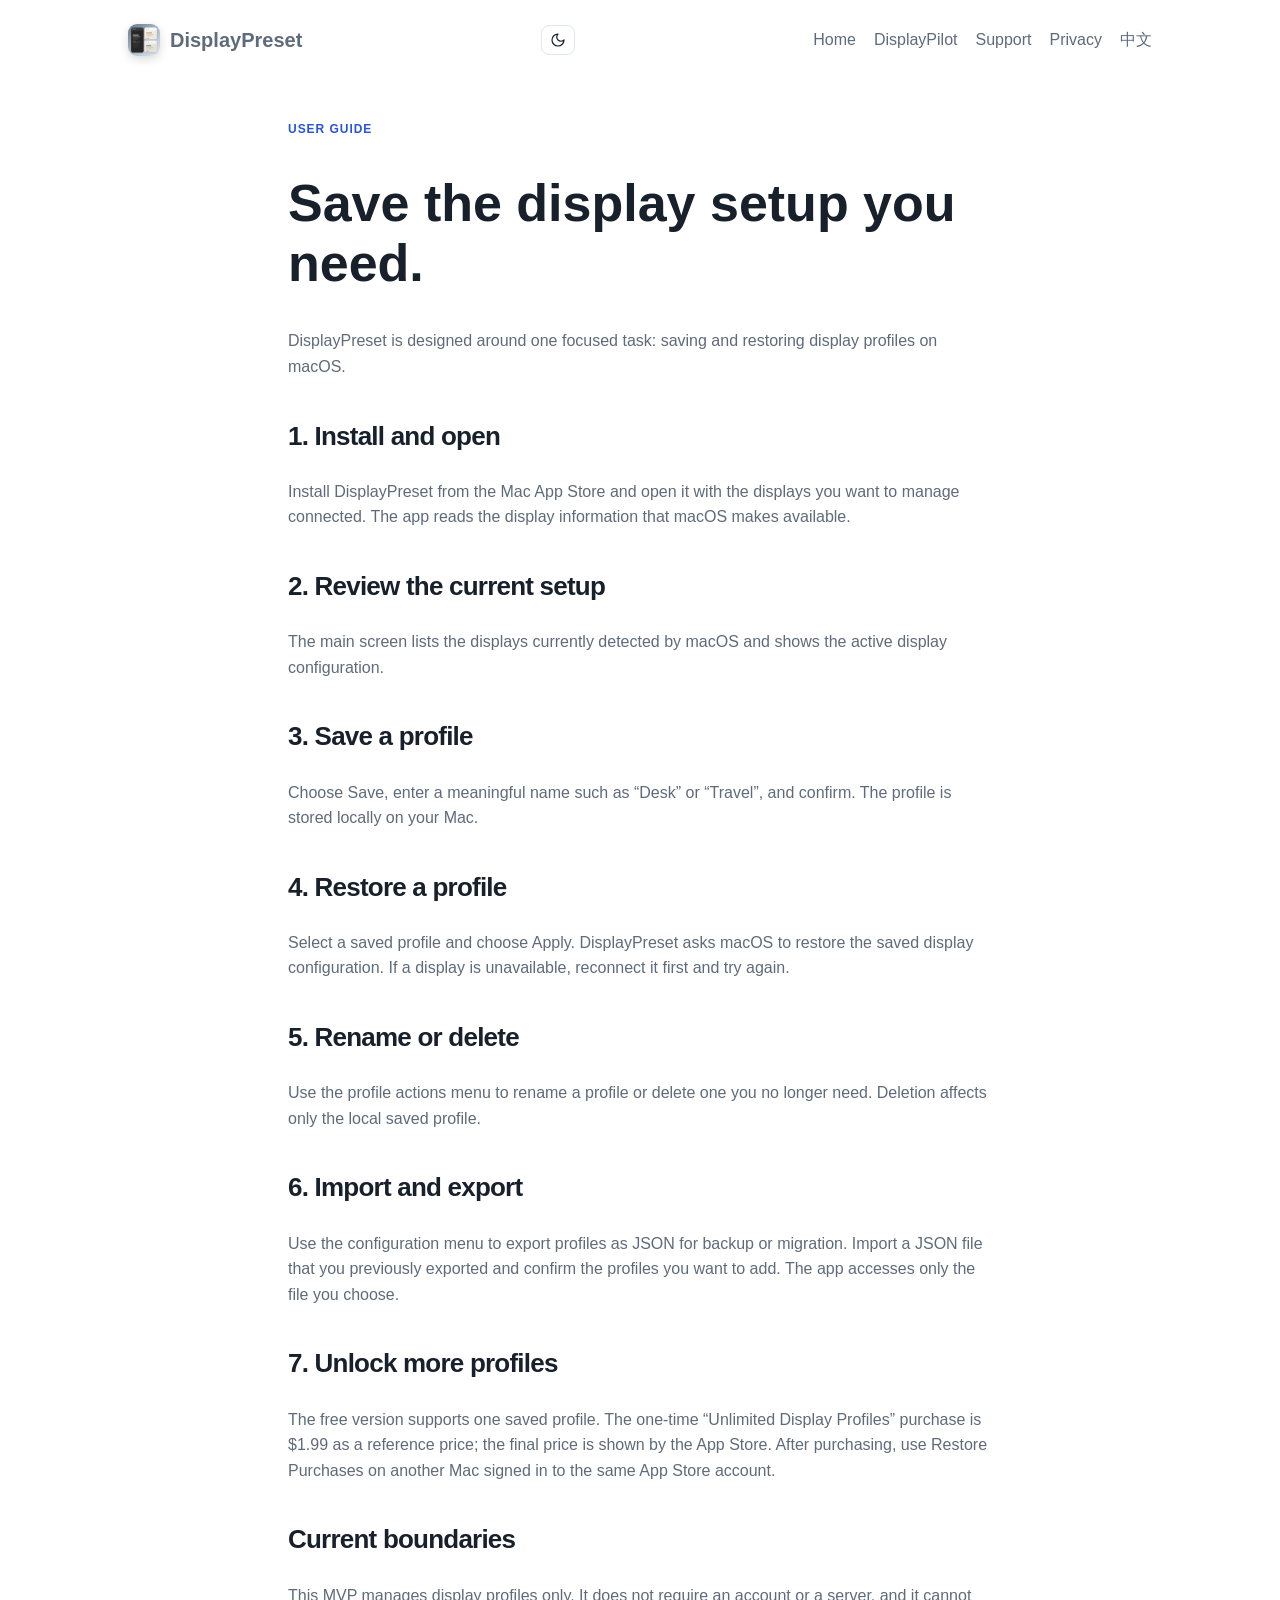
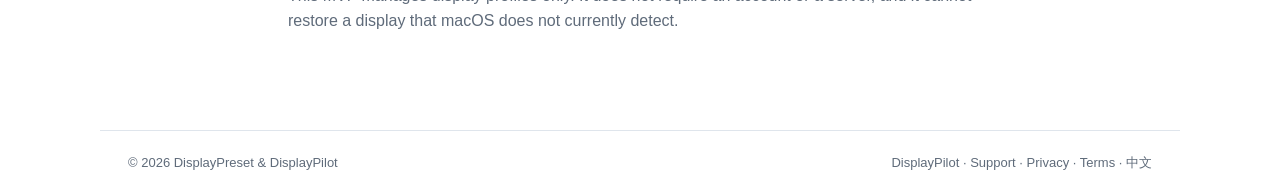
<file: guide.html>
<!doctype html>
<html lang="en">
<head><meta charset="utf-8"><meta name="viewport" content="width=device-width, initial-scale=1">
  <meta name="description" content="Learn how to install DisplayPreset, save and restore local display profiles, import or export JSON backups, and restore purchases on Mac.">
  <link rel="canonical" href="https://displayset.github.io/guide.html">
  <link rel="alternate" hreflang="en" href="https://displayset.github.io/guide.html">
  <link rel="alternate" hreflang="zh-Hans" href="https://displayset.github.io/zh-hans-guide.html">
  <link rel="alternate" hreflang="x-default" href="https://displayset.github.io/guide.html">
  <meta property="og:type" content="website">
  <meta property="og:site_name" content="DisplayPreset">
  <meta property="og:url" content="https://displayset.github.io/guide.html">
  <meta property="og:title" content="Guide — DisplayPreset">
  <meta property="og:description" content="Learn how to install DisplayPreset, save and restore local display profiles, import or export JSON backups, and restore purchases on Mac.">
  <meta property="og:locale" content="en_US">
  <meta property="og:image" content="https://displayset.github.io/assets/displaypreset-icon.png">
  <meta name="twitter:card" content="summary_large_image">
  <meta name="twitter:title" content="Guide — DisplayPreset">
  <meta name="twitter:description" content="Learn how to install DisplayPreset, save and restore local display profiles, import or export JSON backups, and restore purchases on Mac.">
  <meta name="twitter:image" content="https://displayset.github.io/assets/displaypreset-icon.png"><title>Guide — DisplayPreset</title><link rel="stylesheet" href="styles.css?v=2"><script src="theme.js"></script></head>
<body>
  <header class="nav"><a class="brand" href="index.html"><img src="assets/displaypreset-icon.png" width="32" height="32" alt="">DisplayPreset</a><input type="checkbox" id="nav-toggle" class="nav-menu-toggle" aria-label="Toggle navigation menu"><div class="nav-actions"><button class="theme-toggle" aria-label="Toggle theme" title="Toggle dark/light mode">🌙</button><label for="nav-toggle" class="nav-menu-btn" aria-hidden="true"><span class="icon-open"><svg viewBox="0 0 24 24"><line x1="4" x2="20" y1="6" y2="6"/><line x1="4" x2="20" y1="12" y2="12"/><line x1="4" x2="20" y1="18" y2="18"/></svg></span><span class="icon-close"><svg viewBox="0 0 24 24"><line x1="18" x2="6" y1="6" y2="18"/><line x1="6" x2="18" y1="6" y2="18"/></svg></span></label></div><nav><a href="index.html">Home</a><a href="displaypilot.html">DisplayPilot</a><a href="support.html">Support</a><a href="privacy.html">Privacy</a><a href="zh-hans-guide.html">中文</a></nav></header>
  <main class="article"><div class="eyebrow">User guide</div><h1>Save the display setup you need.</h1><p>DisplayPreset is designed around one focused task: saving and restoring display profiles on macOS.</p>
    <h2>1. Install and open</h2><p>Install DisplayPreset from the Mac App Store and open it with the displays you want to manage connected. The app reads the display information that macOS makes available.</p>
    <h2>2. Review the current setup</h2><p>The main screen lists the displays currently detected by macOS and shows the active display configuration.</p>
    <h2>3. Save a profile</h2><p>Choose Save, enter a meaningful name such as “Desk” or “Travel”, and confirm. The profile is stored locally on your Mac.</p>
    <h2>4. Restore a profile</h2><p>Select a saved profile and choose Apply. DisplayPreset asks macOS to restore the saved display configuration. If a display is unavailable, reconnect it first and try again.</p>
    <h2>5. Rename or delete</h2><p>Use the profile actions menu to rename a profile or delete one you no longer need. Deletion affects only the local saved profile.</p>
    <h2>6. Import and export</h2><p>Use the configuration menu to export profiles as JSON for backup or migration. Import a JSON file that you previously exported and confirm the profiles you want to add. The app accesses only the file you choose.</p>
    <h2>7. Unlock more profiles</h2><p>The free version supports one saved profile. The one-time “Unlimited Display Profiles” purchase is $1.99 as a reference price; the final price is shown by the App Store. After purchasing, use Restore Purchases on another Mac signed in to the same App Store account.</p>
    <h2>Current boundaries</h2><p>This MVP manages display profiles only. It does not require an account or a server, and it cannot restore a display that macOS does not currently detect.</p>
  </main>
  <footer><span>© 2026 DisplayPreset & DisplayPilot</span><span><a href="displaypilot.html">DisplayPilot</a> · <a href="support.html">Support</a> · <a href="privacy.html">Privacy</a> · <a href="terms.html">Terms</a> · <a href="zh-hans-guide.html">中文</a></span></footer>
</body></html>
</file>
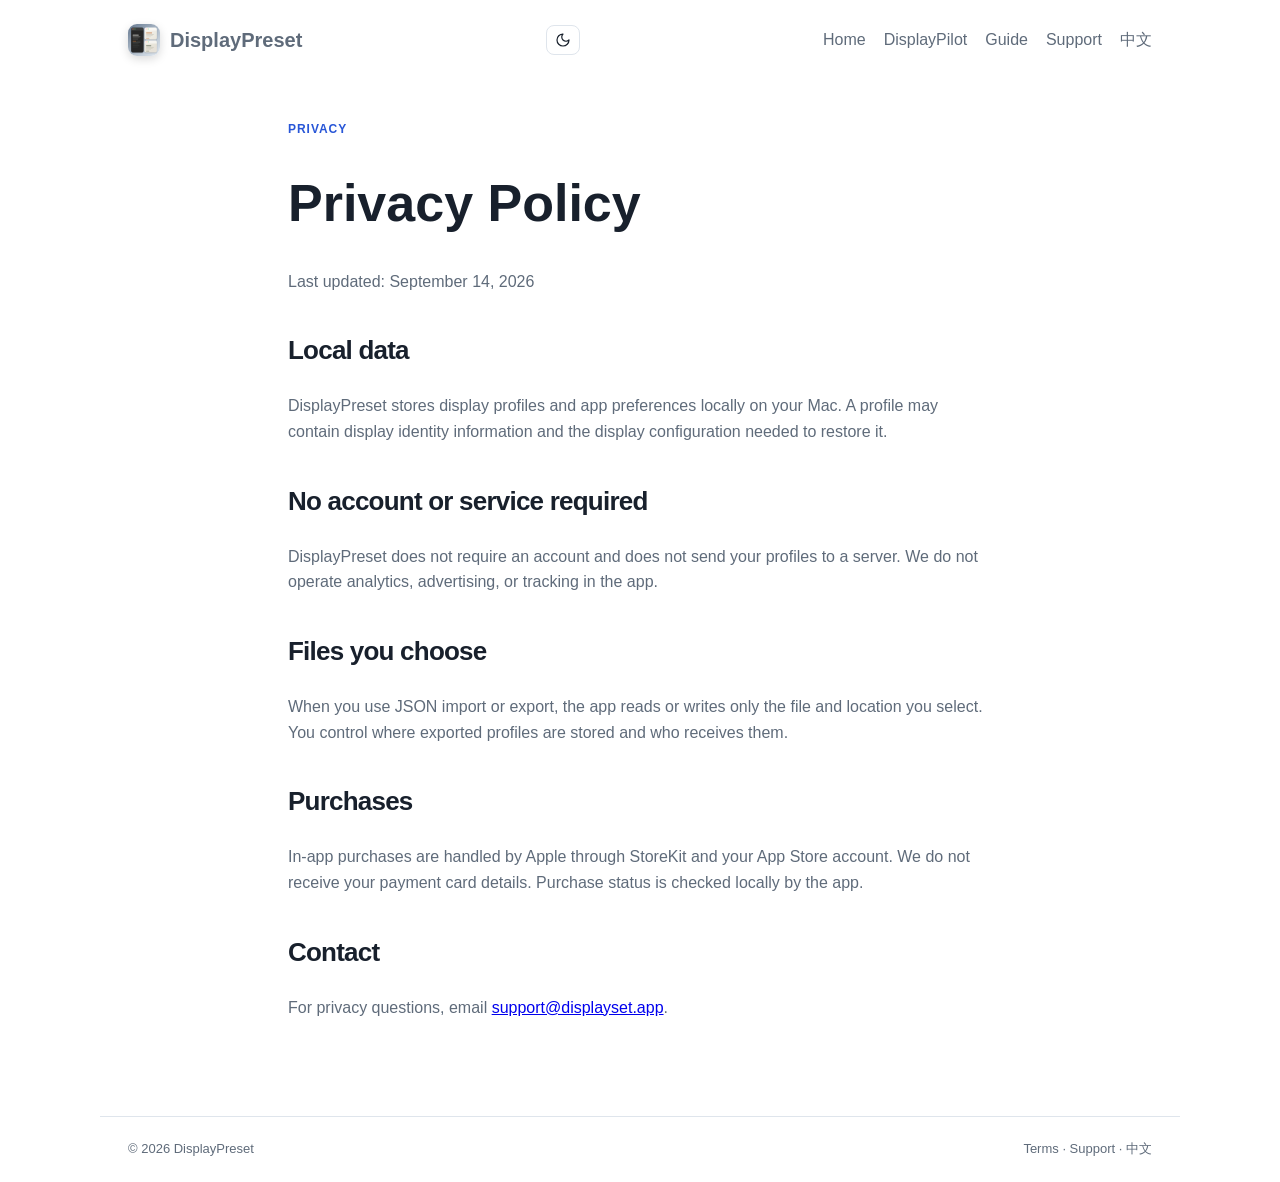
<file: privacy.html>
<!doctype html>
<html lang="en">
<head><meta charset="utf-8"><meta name="viewport" content="width=device-width, initial-scale=1">
  <meta name="description" content="Learn about DisplayPreset&#x27;s local display profiles and preferences, the information the app may collect, and how to contact us about privacy.">
  <link rel="canonical" href="https://displayset.github.io/privacy.html">
  <meta property="og:type" content="website">
  <meta property="og:site_name" content="DisplayPreset">
  <meta property="og:url" content="https://displayset.github.io/privacy.html">
  <meta property="og:title" content="Privacy — DisplayPreset">
  <meta property="og:description" content="Learn about DisplayPreset&#x27;s local display profiles and preferences, the information the app may collect, and how to contact us about privacy.">
  <meta property="og:locale" content="en_US">
  <meta property="og:image" content="https://displayset.github.io/assets/displaypreset-icon.png">
  <meta name="twitter:card" content="summary_large_image">
  <meta name="twitter:title" content="Privacy — DisplayPreset">
  <meta name="twitter:description" content="Learn about DisplayPreset&#x27;s local display profiles and preferences, the information the app may collect, and how to contact us about privacy.">
  <meta name="twitter:image" content="https://displayset.github.io/assets/displaypreset-icon.png"><title>Privacy — DisplayPreset</title><link rel="stylesheet" href="styles.css?v=2"><script src="theme.js"></script></head>
<body>
  <header class="nav"><a class="brand" href="index.html"><img src="assets/displaypreset-icon.png" width="32" height="32" alt="">DisplayPreset</a><input type="checkbox" id="nav-toggle" class="nav-menu-toggle" aria-label="Toggle navigation menu"><div class="nav-actions"><button class="theme-toggle" aria-label="Toggle theme" title="Toggle dark/light mode">🌙</button><label for="nav-toggle" class="nav-menu-btn" aria-hidden="true"><span class="icon-open"><svg viewBox="0 0 24 24"><line x1="4" x2="20" y1="6" y2="6"/><line x1="4" x2="20" y1="12" y2="12"/><line x1="4" x2="20" y1="18" y2="18"/></svg></span><span class="icon-close"><svg viewBox="0 0 24 24"><line x1="18" x2="6" y1="6" y2="18"/><line x1="6" x2="18" y1="6" y2="18"/></svg></span></label></div><nav><a href="index.html">Home</a><a href="displaypilot.html">DisplayPilot</a><a href="guide.html">Guide</a><a href="support.html">Support</a><a href="zh-hans.html">中文</a></nav></header>
  <main class="article"><div class="eyebrow">Privacy</div><h1>Privacy Policy</h1><p>Last updated: September 14, 2026</p>
    <h2>Local data</h2><p>DisplayPreset stores display profiles and app preferences locally on your Mac. A profile may contain display identity information and the display configuration needed to restore it.</p>
    <h2>No account or service required</h2><p>DisplayPreset does not require an account and does not send your profiles to a server. We do not operate analytics, advertising, or tracking in the app.</p>
    <h2>Files you choose</h2><p>When you use JSON import or export, the app reads or writes only the file and location you select. You control where exported profiles are stored and who receives them.</p>
    <h2>Purchases</h2><p>In-app purchases are handled by Apple through StoreKit and your App Store account. We do not receive your payment card details. Purchase status is checked locally by the app.</p>
    <h2>Contact</h2><p>For privacy questions, email <a href="mailto:support@displayset.app">support@displayset.app</a>.</p>
  </main>
  <footer><span>© 2026 DisplayPreset</span><span><a href="terms.html">Terms</a> · <a href="support.html">Support</a> · <a href="zh-hans.html">中文</a></span></footer>
</body></html>
</file>
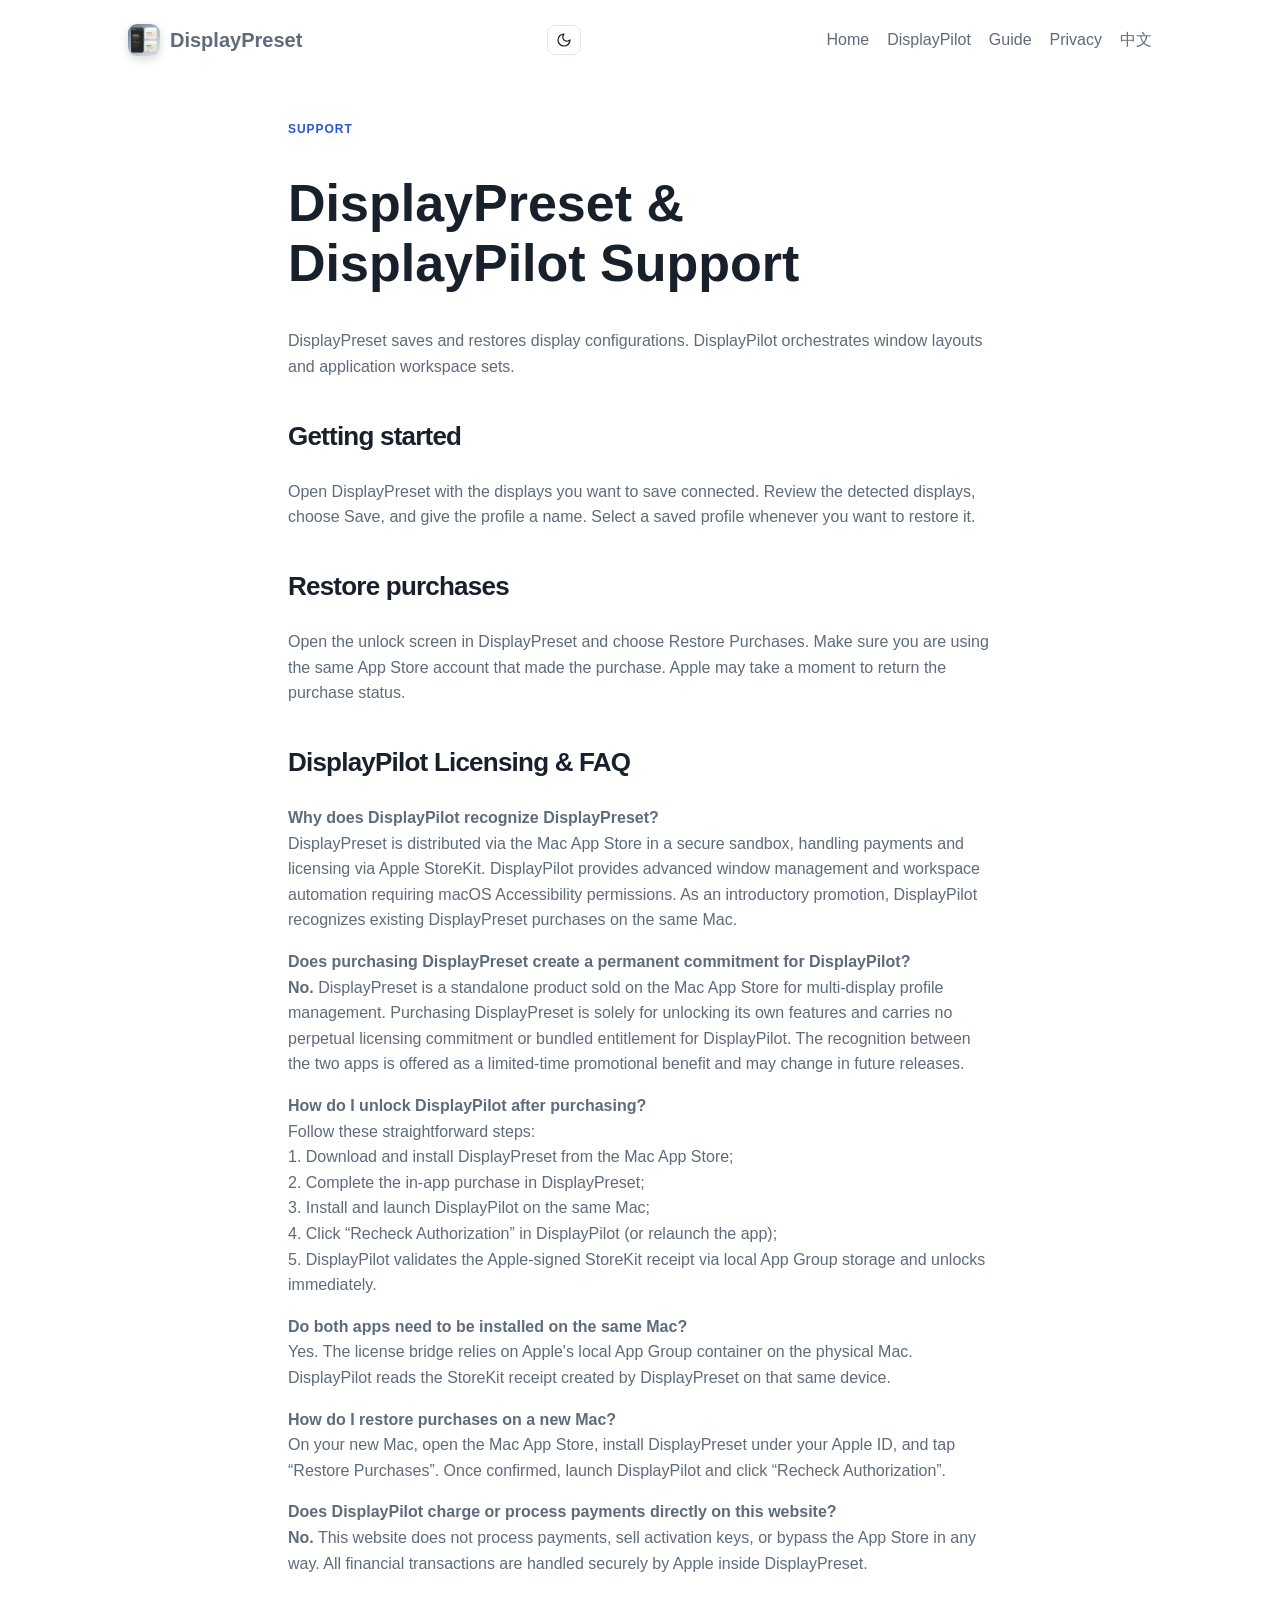
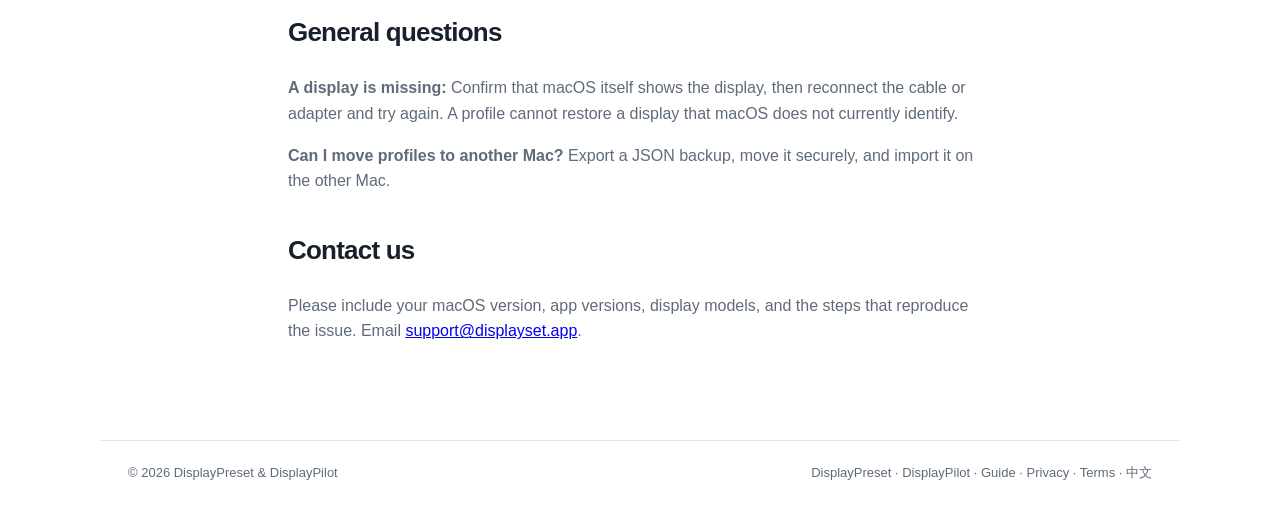
<file: support.html>
<!doctype html>
<html lang="en">
<head><meta charset="utf-8"><meta name="viewport" content="width=device-width, initial-scale=1">
  <meta name="description" content="Get help saving and restoring DisplayPreset display profiles, using DisplayPilot window layouts, and resolving common setup or permission issues.">
  <link rel="canonical" href="https://displayset.github.io/support.html">
  <link rel="alternate" hreflang="en" href="https://displayset.github.io/support.html">
  <link rel="alternate" hreflang="zh-Hans" href="https://displayset.github.io/zh-hans-support.html">
  <link rel="alternate" hreflang="x-default" href="https://displayset.github.io/support.html">
  <meta property="og:type" content="website">
  <meta property="og:site_name" content="DisplayPreset">
  <meta property="og:url" content="https://displayset.github.io/support.html">
  <meta property="og:title" content="Support — DisplayPreset &amp; DisplayPilot">
  <meta property="og:description" content="Get help saving and restoring DisplayPreset display profiles, using DisplayPilot window layouts, and resolving common setup or permission issues.">
  <meta property="og:locale" content="en_US">
  <meta property="og:image" content="https://displayset.github.io/assets/displaypreset-icon.png">
  <meta name="twitter:card" content="summary_large_image">
  <meta name="twitter:title" content="Support — DisplayPreset &amp; DisplayPilot">
  <meta name="twitter:description" content="Get help saving and restoring DisplayPreset display profiles, using DisplayPilot window layouts, and resolving common setup or permission issues.">
  <meta name="twitter:image" content="https://displayset.github.io/assets/displaypreset-icon.png"><title>Support — DisplayPreset & DisplayPilot</title><link rel="stylesheet" href="styles.css?v=2"><script src="theme.js"></script></head>
<body>
  <header class="nav"><a class="brand" href="index.html"><img src="assets/displaypreset-icon.png" width="32" height="32" alt="">DisplayPreset</a><input type="checkbox" id="nav-toggle" class="nav-menu-toggle" aria-label="Toggle navigation menu"><div class="nav-actions"><button class="theme-toggle" aria-label="Toggle theme" title="Toggle dark/light mode">🌙</button><label for="nav-toggle" class="nav-menu-btn" aria-hidden="true"><span class="icon-open"><svg viewBox="0 0 24 24"><line x1="4" x2="20" y1="6" y2="6"/><line x1="4" x2="20" y1="12" y2="12"/><line x1="4" x2="20" y1="18" y2="18"/></svg></span><span class="icon-close"><svg viewBox="0 0 24 24"><line x1="18" x2="6" y1="6" y2="18"/><line x1="6" x2="18" y1="6" y2="18"/></svg></span></label></div><nav><a href="index.html">Home</a><a href="displaypilot.html">DisplayPilot</a><a href="guide.html">Guide</a><a href="privacy.html">Privacy</a><a href="zh-hans-support.html">中文</a></nav></header>
  <main class="article"><div class="eyebrow">Support</div><h1>DisplayPreset & DisplayPilot Support</h1><p>DisplayPreset saves and restores display configurations. DisplayPilot orchestrates window layouts and application workspace sets.</p>
    <h2 id="getting-started">Getting started</h2><p>Open DisplayPreset with the displays you want to save connected. Review the detected displays, choose Save, and give the profile a name. Select a saved profile whenever you want to restore it.</p>
    <h2 id="restore">Restore purchases</h2><p>Open the unlock screen in DisplayPreset and choose Restore Purchases. Make sure you are using the same App Store account that made the purchase. Apple may take a moment to return the purchase status.</p>

    <h2 id="displaypilot-faq">DisplayPilot Licensing & FAQ</h2>
    <p><strong>Why does DisplayPilot recognize DisplayPreset?</strong><br>DisplayPreset is distributed via the Mac App Store in a secure sandbox, handling payments and licensing via Apple StoreKit. DisplayPilot provides advanced window management and workspace automation requiring macOS Accessibility permissions. As an introductory promotion, DisplayPilot recognizes existing DisplayPreset purchases on the same Mac.</p>

    <p><strong>Does purchasing DisplayPreset create a permanent commitment for DisplayPilot?</strong><br><strong>No.</strong> DisplayPreset is a standalone product sold on the Mac App Store for multi-display profile management. Purchasing DisplayPreset is solely for unlocking its own features and carries no perpetual licensing commitment or bundled entitlement for DisplayPilot. The recognition between the two apps is offered as a limited-time promotional benefit and may change in future releases.</p>

    <p><strong>How do I unlock DisplayPilot after purchasing?</strong><br>
    Follow these straightforward steps:<br>
    1. Download and install DisplayPreset from the Mac App Store;<br>
    2. Complete the in-app purchase in DisplayPreset;<br>
    3. Install and launch DisplayPilot on the same Mac;<br>
    4. Click “Recheck Authorization” in DisplayPilot (or relaunch the app);<br>
    5. DisplayPilot validates the Apple-signed StoreKit receipt via local App Group storage and unlocks immediately.
    </p>

    <p><strong>Do both apps need to be installed on the same Mac?</strong><br>Yes. The license bridge relies on Apple's local App Group container on the physical Mac. DisplayPilot reads the StoreKit receipt created by DisplayPreset on that same device.</p>

    <p><strong>How do I restore purchases on a new Mac?</strong><br>On your new Mac, open the Mac App Store, install DisplayPreset under your Apple ID, and tap “Restore Purchases”. Once confirmed, launch DisplayPilot and click “Recheck Authorization”.</p>

    <p><strong>Does DisplayPilot charge or process payments directly on this website?</strong><br><strong>No.</strong> This website does not process payments, sell activation keys, or bypass the App Store in any way. All financial transactions are handled securely by Apple inside DisplayPreset.</p>

    <h2>General questions</h2><p><strong>A display is missing:</strong> Confirm that macOS itself shows the display, then reconnect the cable or adapter and try again. A profile cannot restore a display that macOS does not currently identify.</p><p><strong>Can I move profiles to another Mac?</strong> Export a JSON backup, move it securely, and import it on the other Mac.</p>
    <h2 id="contact">Contact us</h2><p>Please include your macOS version, app versions, display models, and the steps that reproduce the issue. Email <a href="mailto:support@displayset.app">support@displayset.app</a>.</p>
  </main>
  <footer>
    <span>© 2026 DisplayPreset & DisplayPilot</span>
    <span>
      <a href="index.html">DisplayPreset</a> ·
      <a href="displaypilot.html">DisplayPilot</a> ·
      <a href="guide.html">Guide</a> ·
      <a href="privacy.html">Privacy</a> ·
      <a href="terms.html">Terms</a> ·
      <a href="zh-hans-support.html">中文</a>
    </span>
  </footer>
</body></html>
</file>
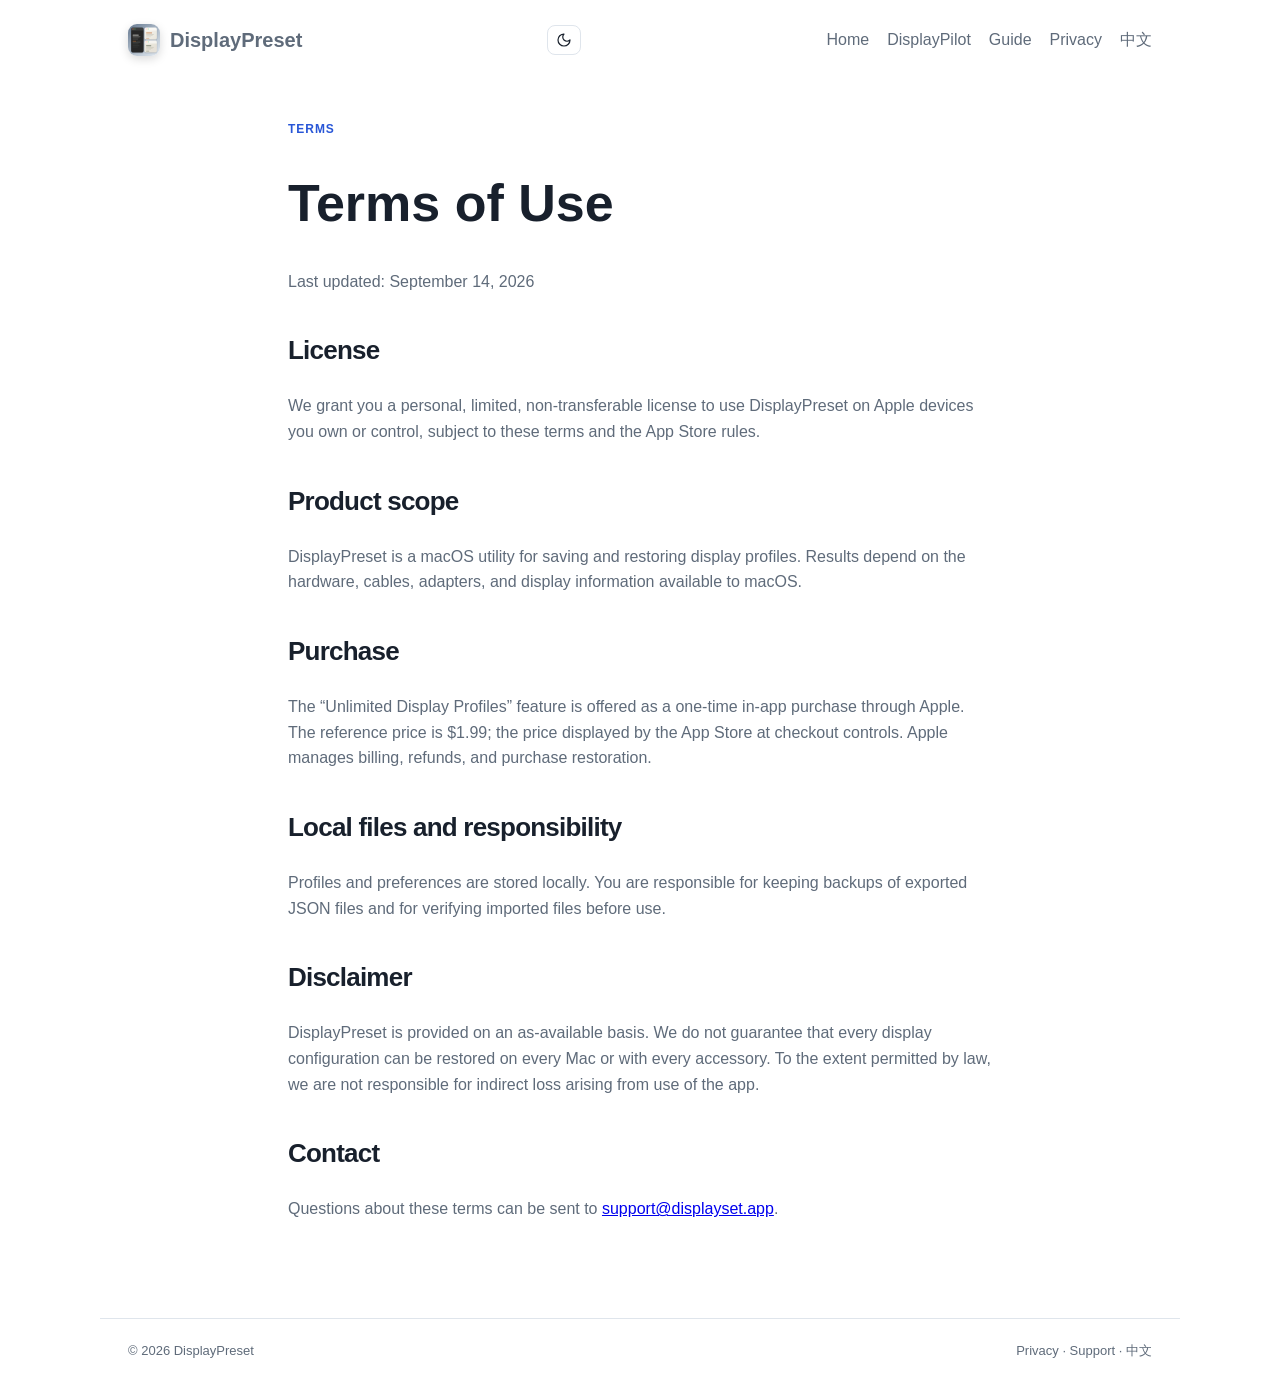
<file: terms.html>
<!doctype html>
<html lang="en">
<head><meta charset="utf-8"><meta name="viewport" content="width=device-width, initial-scale=1">
  <meta name="description" content="Read DisplayPreset&#x27;s macOS software license, one-time App Store purchase terms, local profile responsibilities, and warranty disclaimers.">
  <link rel="canonical" href="https://displayset.github.io/terms.html">
  <link rel="alternate" hreflang="en" href="https://displayset.github.io/terms.html">
  <link rel="alternate" hreflang="zh-Hans" href="https://displayset.github.io/zh-hans-terms.html">
  <link rel="alternate" hreflang="x-default" href="https://displayset.github.io/terms.html">
  <meta property="og:type" content="website">
  <meta property="og:site_name" content="DisplayPreset">
  <meta property="og:url" content="https://displayset.github.io/terms.html">
  <meta property="og:title" content="Terms — DisplayPreset">
  <meta property="og:description" content="Read DisplayPreset&#x27;s macOS software license, one-time App Store purchase terms, local profile responsibilities, and warranty disclaimers.">
  <meta property="og:locale" content="en_US">
  <meta property="og:image" content="https://displayset.github.io/assets/displaypreset-icon.png">
  <meta name="twitter:card" content="summary_large_image">
  <meta name="twitter:title" content="Terms — DisplayPreset">
  <meta name="twitter:description" content="Read DisplayPreset&#x27;s macOS software license, one-time App Store purchase terms, local profile responsibilities, and warranty disclaimers.">
  <meta name="twitter:image" content="https://displayset.github.io/assets/displaypreset-icon.png"><title>Terms — DisplayPreset</title><link rel="stylesheet" href="styles.css?v=2"><script src="theme.js"></script></head>
<body>
  <header class="nav"><a class="brand" href="index.html"><img src="assets/displaypreset-icon.png" width="32" height="32" alt="">DisplayPreset</a><input type="checkbox" id="nav-toggle" class="nav-menu-toggle" aria-label="Toggle navigation menu"><div class="nav-actions"><button class="theme-toggle" aria-label="Toggle theme" title="Toggle dark/light mode">🌙</button><label for="nav-toggle" class="nav-menu-btn" aria-hidden="true"><span class="icon-open"><svg viewBox="0 0 24 24"><line x1="4" x2="20" y1="6" y2="6"/><line x1="4" x2="20" y1="12" y2="12"/><line x1="4" x2="20" y1="18" y2="18"/></svg></span><span class="icon-close"><svg viewBox="0 0 24 24"><line x1="18" x2="6" y1="6" y2="18"/><line x1="6" x2="18" y1="6" y2="18"/></svg></span></label></div><nav><a href="index.html">Home</a><a href="displaypilot.html">DisplayPilot</a><a href="guide.html">Guide</a><a href="privacy.html">Privacy</a><a href="zh-hans-terms.html">中文</a></nav></header>
  <main class="article"><div class="eyebrow">Terms</div><h1>Terms of Use</h1><p>Last updated: September 14, 2026</p>
    <h2>License</h2><p>We grant you a personal, limited, non-transferable license to use DisplayPreset on Apple devices you own or control, subject to these terms and the App Store rules.</p>
    <h2>Product scope</h2><p>DisplayPreset is a macOS utility for saving and restoring display profiles. Results depend on the hardware, cables, adapters, and display information available to macOS.</p>
    <h2>Purchase</h2><p>The “Unlimited Display Profiles” feature is offered as a one-time in-app purchase through Apple. The reference price is $1.99; the price displayed by the App Store at checkout controls. Apple manages billing, refunds, and purchase restoration.</p>
    <h2>Local files and responsibility</h2><p>Profiles and preferences are stored locally. You are responsible for keeping backups of exported JSON files and for verifying imported files before use.</p>
    <h2>Disclaimer</h2><p>DisplayPreset is provided on an as-available basis. We do not guarantee that every display configuration can be restored on every Mac or with every accessory. To the extent permitted by law, we are not responsible for indirect loss arising from use of the app.</p>
    <h2>Contact</h2><p>Questions about these terms can be sent to <a href="mailto:support@displayset.app">support@displayset.app</a>.</p>
  </main>
  <footer><span>© 2026 DisplayPreset</span><span><a href="privacy.html">Privacy</a> · <a href="support.html">Support</a> · <a href="zh-hans-terms.html">中文</a></span></footer>
</body></html>
</file>
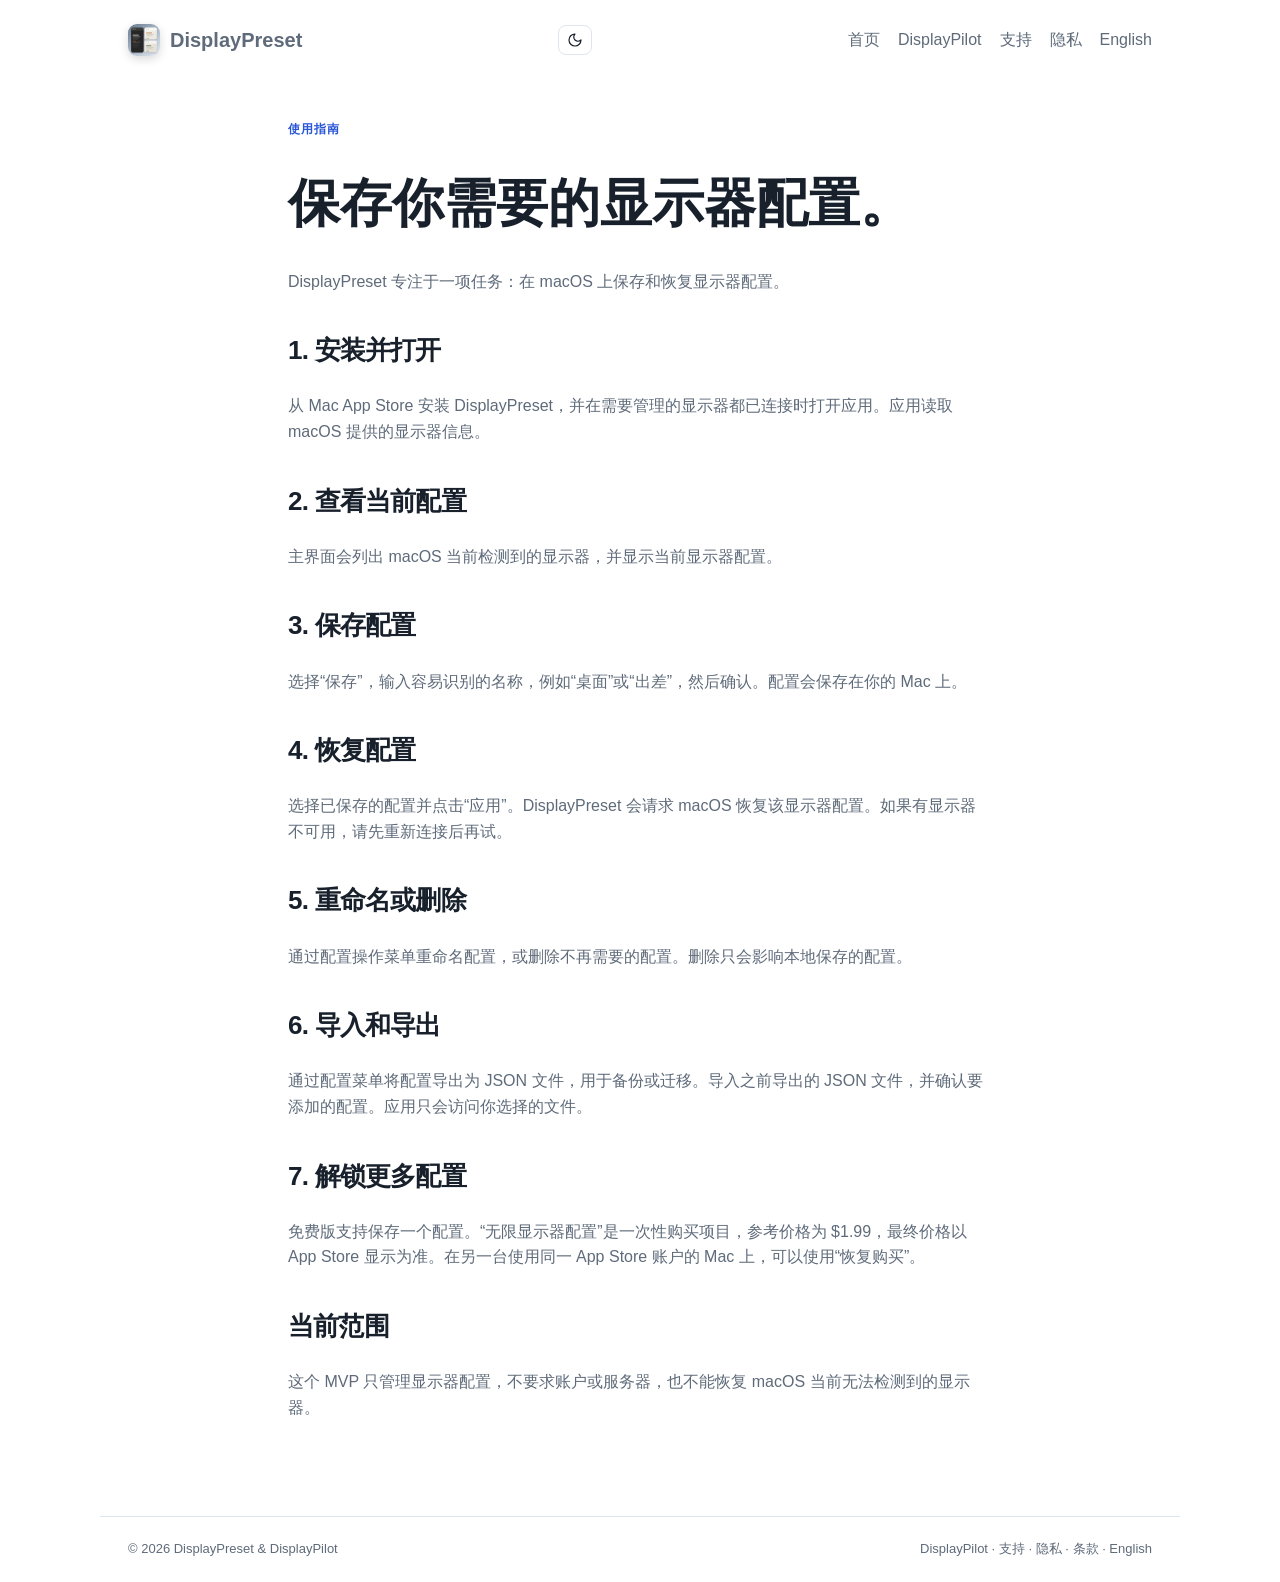
<file: zh-hans-guide.html>
<!doctype html>
<html lang="zh-Hans">
<head><meta charset="utf-8"><meta name="viewport" content="width=device-width, initial-scale=1">
  <meta name="description" content="了解如何安装 DisplayPreset、保存和恢复本地显示器配置、导入或导出 JSON 备份，以及恢复购买。">
  <link rel="canonical" href="https://displayset.github.io/zh-hans-guide.html">
  <link rel="alternate" hreflang="en" href="https://displayset.github.io/guide.html">
  <link rel="alternate" hreflang="zh-Hans" href="https://displayset.github.io/zh-hans-guide.html">
  <link rel="alternate" hreflang="x-default" href="https://displayset.github.io/guide.html">
  <meta property="og:type" content="website">
  <meta property="og:site_name" content="DisplayPreset">
  <meta property="og:url" content="https://displayset.github.io/zh-hans-guide.html">
  <meta property="og:title" content="使用指南 — DisplayPreset">
  <meta property="og:description" content="了解如何安装 DisplayPreset、保存和恢复本地显示器配置、导入或导出 JSON 备份，以及恢复购买。">
  <meta property="og:locale" content="zh_CN">
  <meta property="og:image" content="https://displayset.github.io/assets/displaypreset-icon.png">
  <meta name="twitter:card" content="summary_large_image">
  <meta name="twitter:title" content="使用指南 — DisplayPreset">
  <meta name="twitter:description" content="了解如何安装 DisplayPreset、保存和恢复本地显示器配置、导入或导出 JSON 备份，以及恢复购买。">
  <meta name="twitter:image" content="https://displayset.github.io/assets/displaypreset-icon.png"><title>使用指南 — DisplayPreset</title><link rel="stylesheet" href="styles.css?v=2"><script src="theme.js"></script></head>
<body>
  <header class="nav"><a class="brand" href="zh-hans.html"><img src="assets/displaypreset-icon.png" width="32" height="32" alt="">DisplayPreset</a><input type="checkbox" id="nav-toggle" class="nav-menu-toggle" aria-label="切换导航菜单"><div class="nav-actions"><button class="theme-toggle" aria-label="切换浅色/深色主题" title="切换浅色/深色模式">🌙</button><label for="nav-toggle" class="nav-menu-btn" aria-hidden="true"><span class="icon-open"><svg viewBox="0 0 24 24"><line x1="4" x2="20" y1="6" y2="6"/><line x1="4" x2="20" y1="12" y2="12"/><line x1="4" x2="20" y1="18" y2="18"/></svg></span><span class="icon-close"><svg viewBox="0 0 24 24"><line x1="18" x2="6" y1="6" y2="18"/><line x1="6" x2="18" y1="6" y2="18"/></svg></span></label></div><nav><a href="zh-hans.html">首页</a><a href="zh-hans-displaypilot.html">DisplayPilot</a><a href="zh-hans-support.html">支持</a><a href="privacy.html">隐私</a><a href="guide.html">English</a></nav></header>
  <main class="article"><div class="eyebrow">使用指南</div><h1>保存你需要的显示器配置。</h1><p>DisplayPreset 专注于一项任务：在 macOS 上保存和恢复显示器配置。</p>
    <h2>1. 安装并打开</h2><p>从 Mac App Store 安装 DisplayPreset，并在需要管理的显示器都已连接时打开应用。应用读取 macOS 提供的显示器信息。</p>
    <h2>2. 查看当前配置</h2><p>主界面会列出 macOS 当前检测到的显示器，并显示当前显示器配置。</p>
    <h2>3. 保存配置</h2><p>选择“保存”，输入容易识别的名称，例如“桌面”或“出差”，然后确认。配置会保存在你的 Mac 上。</p>
    <h2>4. 恢复配置</h2><p>选择已保存的配置并点击“应用”。DisplayPreset 会请求 macOS 恢复该显示器配置。如果有显示器不可用，请先重新连接后再试。</p>
    <h2>5. 重命名或删除</h2><p>通过配置操作菜单重命名配置，或删除不再需要的配置。删除只会影响本地保存的配置。</p>
    <h2>6. 导入和导出</h2><p>通过配置菜单将配置导出为 JSON 文件，用于备份或迁移。导入之前导出的 JSON 文件，并确认要添加的配置。应用只会访问你选择的文件。</p>
    <h2>7. 解锁更多配置</h2><p>免费版支持保存一个配置。“无限显示器配置”是一次性购买项目，参考价格为 $1.99，最终价格以 App Store 显示为准。在另一台使用同一 App Store 账户的 Mac 上，可以使用“恢复购买”。</p>
    <h2>当前范围</h2><p>这个 MVP 只管理显示器配置，不要求账户或服务器，也不能恢复 macOS 当前无法检测到的显示器。</p>
  </main>
  <footer><span>© 2026 DisplayPreset & DisplayPilot</span><span><a href="zh-hans-displaypilot.html">DisplayPilot</a> · <a href="zh-hans-support.html">支持</a> · <a href="privacy.html">隐私</a> · <a href="zh-hans-terms.html">条款</a> · <a href="guide.html">English</a></span></footer>
</body></html>
</file>
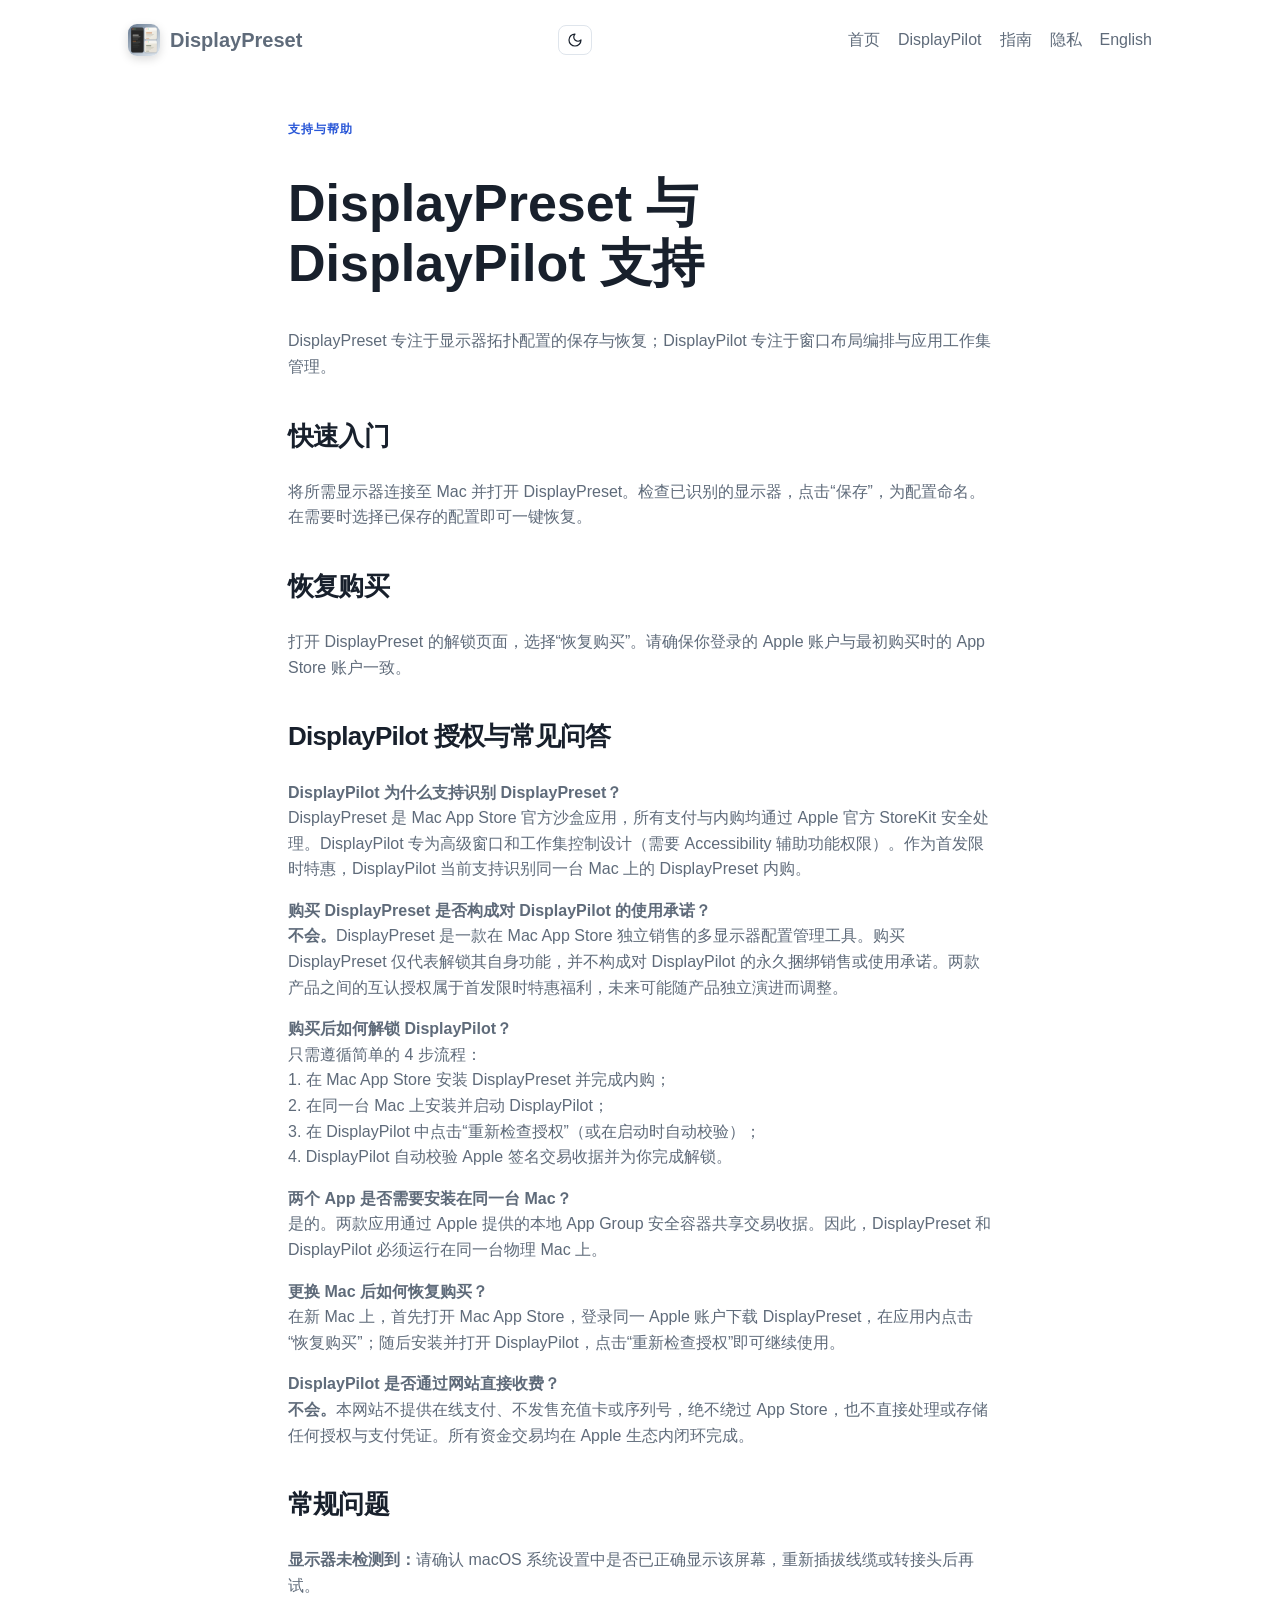
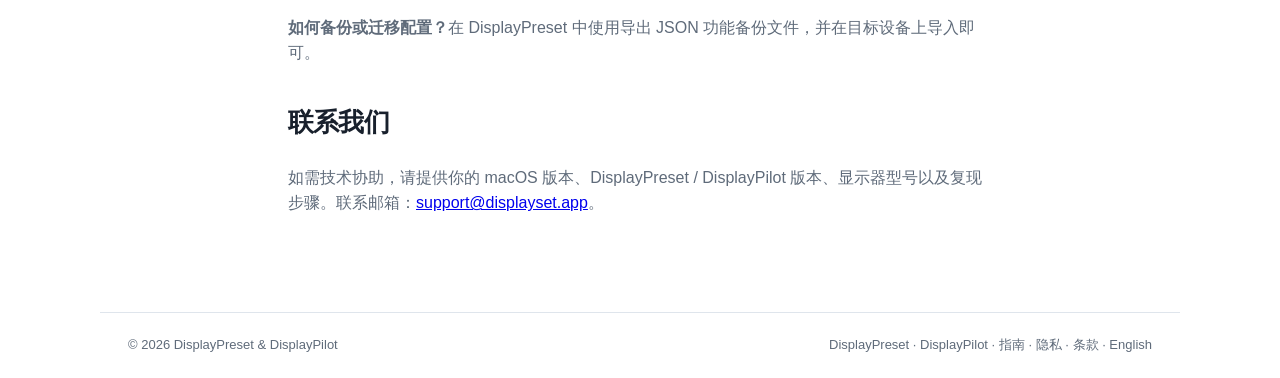
<file: zh-hans-support.html>
<!doctype html>
<html lang="zh-Hans">
<head><meta charset="utf-8"><meta name="viewport" content="width=device-width, initial-scale=1">
  <meta name="description" content="查看 DisplayPreset 显示器配置与 DisplayPilot 窗口布局的使用帮助、恢复购买方式及常见问题。">
  <link rel="canonical" href="https://displayset.github.io/zh-hans-support.html">
  <link rel="alternate" hreflang="en" href="https://displayset.github.io/support.html">
  <link rel="alternate" hreflang="zh-Hans" href="https://displayset.github.io/zh-hans-support.html">
  <link rel="alternate" hreflang="x-default" href="https://displayset.github.io/support.html">
  <meta property="og:type" content="website">
  <meta property="og:site_name" content="DisplayPreset">
  <meta property="og:url" content="https://displayset.github.io/zh-hans-support.html">
  <meta property="og:title" content="支持 — DisplayPreset 与 DisplayPilot">
  <meta property="og:description" content="查看 DisplayPreset 显示器配置与 DisplayPilot 窗口布局的使用帮助、恢复购买方式及常见问题。">
  <meta property="og:locale" content="zh_CN">
  <meta property="og:image" content="https://displayset.github.io/assets/displaypreset-icon.png">
  <meta name="twitter:card" content="summary_large_image">
  <meta name="twitter:title" content="支持 — DisplayPreset 与 DisplayPilot">
  <meta name="twitter:description" content="查看 DisplayPreset 显示器配置与 DisplayPilot 窗口布局的使用帮助、恢复购买方式及常见问题。">
  <meta name="twitter:image" content="https://displayset.github.io/assets/displaypreset-icon.png"><title>支持 — DisplayPreset 与 DisplayPilot</title><link rel="stylesheet" href="styles.css?v=2"><script src="theme.js"></script></head>
<body>
  <header class="nav"><a class="brand" href="zh-hans.html"><img src="assets/displaypreset-icon.png" width="32" height="32" alt="">DisplayPreset</a><input type="checkbox" id="nav-toggle" class="nav-menu-toggle" aria-label="切换导航菜单"><div class="nav-actions"><button class="theme-toggle" aria-label="切换浅色/深色主题" title="切换浅色/深色模式">🌙</button><label for="nav-toggle" class="nav-menu-btn" aria-hidden="true"><span class="icon-open"><svg viewBox="0 0 24 24"><line x1="4" x2="20" y1="6" y2="6"/><line x1="4" x2="20" y1="12" y2="12"/><line x1="4" x2="20" y1="18" y2="18"/></svg></span><span class="icon-close"><svg viewBox="0 0 24 24"><line x1="18" x2="6" y1="6" y2="18"/><line x1="6" x2="18" y1="6" y2="18"/></svg></span></label></div><nav><a href="zh-hans.html">首页</a><a href="zh-hans-displaypilot.html">DisplayPilot</a><a href="zh-hans-guide.html">指南</a><a href="privacy.html">隐私</a><a href="support.html">English</a></nav></header>
  <main class="article"><div class="eyebrow">支持与帮助</div><h1>DisplayPreset 与 DisplayPilot 支持</h1><p>DisplayPreset 专注于显示器拓扑配置的保存与恢复；DisplayPilot 专注于窗口布局编排与应用工作集管理。</p>
    <h2 id="getting-started">快速入门</h2><p>将所需显示器连接至 Mac 并打开 DisplayPreset。检查已识别的显示器，点击“保存”，为配置命名。在需要时选择已保存的配置即可一键恢复。</p>
    <h2 id="restore">恢复购买</h2><p>打开 DisplayPreset 的解锁页面，选择“恢复购买”。请确保你登录的 Apple 账户与最初购买时的 App Store 账户一致。</p>

    <h2 id="displaypilot-faq">DisplayPilot 授权与常见问答</h2>
    <p><strong>DisplayPilot 为什么支持识别 DisplayPreset？</strong><br>DisplayPreset 是 Mac App Store 官方沙盒应用，所有支付与内购均通过 Apple 官方 StoreKit 安全处理。DisplayPilot 专为高级窗口和工作集控制设计（需要 Accessibility 辅助功能权限）。作为首发限时特惠，DisplayPilot 当前支持识别同一台 Mac 上的 DisplayPreset 内购。</p>

    <p><strong>购买 DisplayPreset 是否构成对 DisplayPilot 的使用承诺？</strong><br><strong>不会。</strong>DisplayPreset 是一款在 Mac App Store 独立销售的多显示器配置管理工具。购买 DisplayPreset 仅代表解锁其自身功能，并不构成对 DisplayPilot 的永久捆绑销售或使用承诺。两款产品之间的互认授权属于首发限时特惠福利，未来可能随产品独立演进而调整。</p>

    <p><strong>购买后如何解锁 DisplayPilot？</strong><br>
    只需遵循简单的 4 步流程：<br>
    1. 在 Mac App Store 安装 DisplayPreset 并完成内购；<br>
    2. 在同一台 Mac 上安装并启动 DisplayPilot；<br>
    3. 在 DisplayPilot 中点击“重新检查授权”（或在启动时自动校验）；<br>
    4. DisplayPilot 自动校验 Apple 签名交易收据并为你完成解锁。
    </p>

    <p><strong>两个 App 是否需要安装在同一台 Mac？</strong><br>是的。两款应用通过 Apple 提供的本地 App Group 安全容器共享交易收据。因此，DisplayPreset 和 DisplayPilot 必须运行在同一台物理 Mac 上。</p>

    <p><strong>更换 Mac 后如何恢复购买？</strong><br>在新 Mac 上，首先打开 Mac App Store，登录同一 Apple 账户下载 DisplayPreset，在应用内点击“恢复购买”；随后安装并打开 DisplayPilot，点击“重新检查授权”即可继续使用。</p>

    <p><strong>DisplayPilot 是否通过网站直接收费？</strong><br><strong>不会。</strong>本网站不提供在线支付、不发售充值卡或序列号，绝不绕过 App Store，也不直接处理或存储任何授权与支付凭证。所有资金交易均在 Apple 生态内闭环完成。</p>

    <h2>常规问题</h2><p><strong>显示器未检测到：</strong>请确认 macOS 系统设置中是否已正确显示该屏幕，重新插拔线缆或转接头后再试。</p><p><strong>如何备份或迁移配置？</strong>在 DisplayPreset 中使用导出 JSON 功能备份文件，并在目标设备上导入即可。</p>

    <h2 id="contact">联系我们</h2><p>如需技术协助，请提供你的 macOS 版本、DisplayPreset / DisplayPilot 版本、显示器型号以及复现步骤。联系邮箱：<a href="mailto:support@displayset.app">support@displayset.app</a>。</p>
  </main>
  <footer>
    <span>© 2026 DisplayPreset & DisplayPilot</span>
    <span>
      <a href="zh-hans.html">DisplayPreset</a> ·
      <a href="zh-hans-displaypilot.html">DisplayPilot</a> ·
      <a href="zh-hans-guide.html">指南</a> ·
      <a href="privacy.html">隐私</a> ·
      <a href="zh-hans-terms.html">条款</a> ·
      <a href="support.html">English</a>
    </span>
  </footer>
</body></html>
</file>
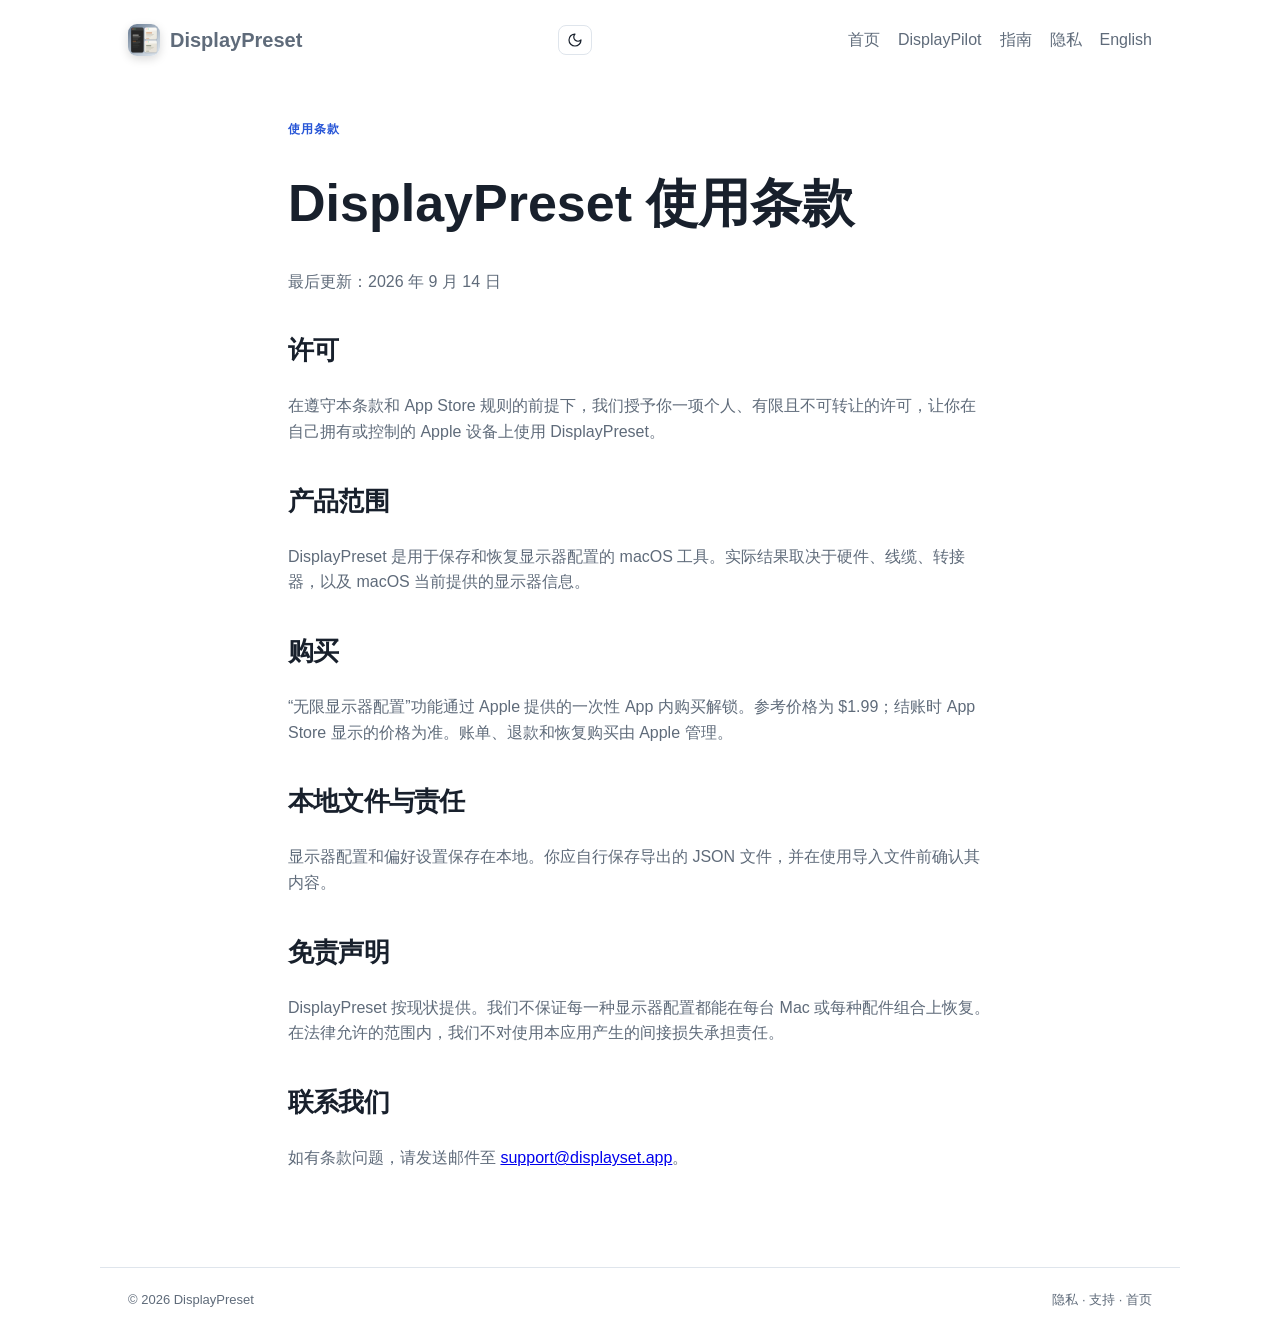
<file: zh-hans-terms.html>
<!doctype html>
<html lang="zh-Hans">
<head><meta charset="utf-8"><meta name="viewport" content="width=device-width, initial-scale=1">
  <meta name="description" content="了解 DisplayPreset 的 macOS 软件许可、一次性 App Store 内购、本地配置文件责任与免责声明。">
  <link rel="canonical" href="https://displayset.github.io/zh-hans-terms.html">
  <link rel="alternate" hreflang="en" href="https://displayset.github.io/terms.html">
  <link rel="alternate" hreflang="zh-Hans" href="https://displayset.github.io/zh-hans-terms.html">
  <link rel="alternate" hreflang="x-default" href="https://displayset.github.io/terms.html">
  <meta property="og:type" content="website">
  <meta property="og:site_name" content="DisplayPreset">
  <meta property="og:url" content="https://displayset.github.io/zh-hans-terms.html">
  <meta property="og:title" content="使用条款 — DisplayPreset">
  <meta property="og:description" content="了解 DisplayPreset 的 macOS 软件许可、一次性 App Store 内购、本地配置文件责任与免责声明。">
  <meta property="og:locale" content="zh_CN">
  <meta property="og:image" content="https://displayset.github.io/assets/displaypreset-icon.png">
  <meta name="twitter:card" content="summary_large_image">
  <meta name="twitter:title" content="使用条款 — DisplayPreset">
  <meta name="twitter:description" content="了解 DisplayPreset 的 macOS 软件许可、一次性 App Store 内购、本地配置文件责任与免责声明。">
  <meta name="twitter:image" content="https://displayset.github.io/assets/displaypreset-icon.png"><title>使用条款 — DisplayPreset</title><link rel="stylesheet" href="styles.css?v=2"><script src="theme.js"></script></head>
<body>
  <header class="nav"><a class="brand" href="zh-hans.html"><img src="assets/displaypreset-icon.png" width="32" height="32" alt="">DisplayPreset</a><input type="checkbox" id="nav-toggle" class="nav-menu-toggle" aria-label="切换导航菜单"><div class="nav-actions"><button class="theme-toggle" aria-label="切换浅色/深色主题" title="切换浅色/深色模式">🌙</button><label for="nav-toggle" class="nav-menu-btn" aria-hidden="true"><span class="icon-open"><svg viewBox="0 0 24 24"><line x1="4" x2="20" y1="6" y2="6"/><line x1="4" x2="20" y1="12" y2="12"/><line x1="4" x2="20" y1="18" y2="18"/></svg></span><span class="icon-close"><svg viewBox="0 0 24 24"><line x1="18" x2="6" y1="6" y2="18"/><line x1="6" x2="18" y1="6" y2="18"/></svg></span></label></div><nav><a href="zh-hans.html">首页</a><a href="zh-hans-displaypilot.html">DisplayPilot</a><a href="zh-hans-guide.html">指南</a><a href="privacy.html">隐私</a><a href="terms.html">English</a></nav></header>
  <main class="article"><div class="eyebrow">使用条款</div><h1>DisplayPreset 使用条款</h1><p>最后更新：2026 年 9 月 14 日</p>
    <h2>许可</h2><p>在遵守本条款和 App Store 规则的前提下，我们授予你一项个人、有限且不可转让的许可，让你在自己拥有或控制的 Apple 设备上使用 DisplayPreset。</p>
    <h2>产品范围</h2><p>DisplayPreset 是用于保存和恢复显示器配置的 macOS 工具。实际结果取决于硬件、线缆、转接器，以及 macOS 当前提供的显示器信息。</p>
    <h2>购买</h2><p>“无限显示器配置”功能通过 Apple 提供的一次性 App 内购买解锁。参考价格为 $1.99；结账时 App Store 显示的价格为准。账单、退款和恢复购买由 Apple 管理。</p>
    <h2>本地文件与责任</h2><p>显示器配置和偏好设置保存在本地。你应自行保存导出的 JSON 文件，并在使用导入文件前确认其内容。</p>
    <h2>免责声明</h2><p>DisplayPreset 按现状提供。我们不保证每一种显示器配置都能在每台 Mac 或每种配件组合上恢复。在法律允许的范围内，我们不对使用本应用产生的间接损失承担责任。</p>
    <h2>联系我们</h2><p>如有条款问题，请发送邮件至 <a href="mailto:support@displayset.app">support@displayset.app</a>。</p>
  </main>
  <footer><span>© 2026 DisplayPreset</span><span><a href="privacy.html">隐私</a> · <a href="support.html">支持</a> · <a href="zh-hans.html">首页</a></span></footer>
</body></html>
</file>
<file: styles.css>
:root{
  color-scheme: light dark;
  --bg: #ffffff;
  --ink: #18202c;
  --muted: #5f6b7a;
  --line: #dfe5ec;
  --accent: #2856d7;
  --soft: #f4f7fb;
  --card-bg: #ffffff;
  --card-hover-shadow: 0 16px 32px rgba(24,32,44,.18);
  --nav-dropdown-bg: #ffffff;
}

[data-theme="dark"]{
  --bg: #0f141c;
  --ink: #f0f4f8;
  --muted: #94a3b8;
  --line: #222d3d;
  --accent: #4c7bf5;
  --soft: #161e2b;
  --card-bg: #141c28;
  --card-hover-shadow: 0 16px 32px rgba(0,0,0,.45);
  --nav-dropdown-bg: #141c28;
}

@media(prefers-color-scheme: dark){
  :root:not([data-theme="light"]){
    --bg: #0f141c;
    --ink: #f0f4f8;
    --muted: #94a3b8;
    --line: #222d3d;
    --accent: #4c7bf5;
    --soft: #161e2b;
    --card-bg: #141c28;
    --card-hover-shadow: 0 16px 32px rgba(0,0,0,.45);
    --nav-dropdown-bg: #141c28;
  }
}

*{box-sizing:border-box}
body{margin:0;font-family:-apple-system,BlinkMacSystemFont,"SF Pro Display","Segoe UI",sans-serif;color:var(--ink);background:var(--bg);line-height:1.6;overflow-x:hidden;transition:background-color .2s ease,color .2s ease}
.nav,main,footer{max-width:1080px;margin:auto}
.nav{display:flex;justify-content:space-between;align-items:center;padding:24px 28px;position:relative}
.brand{font-weight:750;font-size:20px;color:var(--ink);text-decoration:none;display:flex;align-items:center;gap:10px;z-index:2}
.brand img{border-radius:9px;box-shadow:0 3px 10px rgba(0,0,0,.15)}
.nav-actions{display:flex;align-items:center;gap:12px;z-index:2}
.theme-toggle{background:none;border:1px solid var(--line);border-radius:8px;padding:6px 8px;cursor:pointer;color:var(--ink);display:inline-flex;align-items:center;justify-content:center;transition:background .2s ease,border-color .2s ease}
.theme-toggle svg{width:16px;height:16px;stroke-width:1.8;stroke-linecap:round;stroke-linejoin:round;stroke:currentColor;fill:none}
.nav-menu-toggle{display:none}
.nav-menu-btn{display:none;background:none;border:1px solid var(--line);border-radius:8px;padding:6px 8px;cursor:pointer;color:var(--ink);align-items:center;justify-content:center;z-index:2}
.nav-menu-btn svg{width:18px;height:18px;stroke-width:2;stroke-linecap:round;stroke-linejoin:round;stroke:currentColor;fill:none}
.nav-menu-btn:hover{background:var(--soft)}
.nav-menu-btn .icon-close{display:none}
.nav nav{display:flex;gap:18px;align-items:center}
.nav a,footer a{color:var(--muted);text-decoration:none;transition:color .15s ease}
.nav a:hover,footer a:hover{color:var(--accent)}
main{padding:24px 28px 80px}
.hero{padding:70px 0 90px;max-width:760px}
.hero-icon{display:block;border-radius:22px;box-shadow:0 12px 28px rgba(0,0,0,.25);margin-bottom:24px}
.eyebrow{color:var(--accent);font-weight:700;letter-spacing:.08em;text-transform:uppercase;font-size:12px}
.hero h1{font-size:clamp(36px,6vw,72px);line-height:1.08;letter-spacing:-.04em;margin:18px 0;word-break:break-word}
.lede{font-size:clamp(18px,2.5vw,22px);color:var(--muted);max-width:650px}
.actions{display:flex;gap:12px;margin-top:28px;flex-wrap:wrap}
.button{display:inline-block;padding:12px 18px;border-radius:10px;text-decoration:none;font-weight:650;text-align:center;transition:background .15s ease,opacity .15s ease}
.primary{background:var(--accent);color:white}
.primary:hover{opacity:.92}
.secondary{background:var(--soft);color:var(--ink)}
.secondary:hover{background:var(--line)}
.note{font-size:13px;color:var(--muted);margin-top:16px}
.grid,.price-grid{display:grid;grid-template-columns:repeat(3,1fr);gap:18px}
.grid article,.price-grid>div,.permission{border:1px solid var(--line);border-radius:16px;padding:24px;background:var(--card-bg)}
.icon{display:inline-flex;align-items:center;justify-content:center;width:38px;height:38px;border-radius:10px;background:var(--soft);color:var(--accent);margin-bottom:6px}
.icon svg{width:22px;height:22px;stroke-width:1.8;stroke-linecap:round;stroke-linejoin:round;stroke:currentColor;fill:none}
h2{font-size:clamp(24px,4vw,30px);letter-spacing:-.03em}
.grid h2,.price-grid h3{margin:10px 0 8px}
.grid p,.price-grid p{color:var(--muted)}
.pricing{padding:80px 0}
.price-grid{grid-template-columns:repeat(2,1fr);max-width:680px}
.price-grid>div{background:var(--soft)}
.price-grid .featured{border:2px solid var(--accent);background:var(--card-bg)}
[data-theme="light"] .price-grid .featured{background:#eef2ff}
.price{font-size:34px!important;color:var(--ink)!important;font-weight:750;margin:8px 0}
.permission{background:var(--card-bg);max-width:760px}
.article{max-width:760px;padding-top:40px}
.article h1{font-size:clamp(32px,5vw,52px);line-height:1.15}
.article h2{font-size:clamp(22px,3.5vw,26px);margin-top:36px}
.article p{color:var(--muted)}
.screenshots{padding:80px 0 0}
.screenshot-grid{display:grid;grid-template-columns:repeat(auto-fit,minmax(280px,1fr));gap:24px}
.screenshot-grid figure{margin:0;border:1px solid var(--line);border-radius:18px;overflow:hidden;background:var(--card-bg);box-shadow:0 12px 26px rgba(0,0,0,.08);display:flex;flex-direction:column;transition:transform .2s ease,box-shadow .2s ease}
.screenshot-grid figure:hover{transform:translateY(-2px);box-shadow:var(--card-hover-shadow)}
.screenshot-grid .screenshot-trigger{display:block;cursor:zoom-in;position:relative;background:var(--soft);overflow:hidden}
.screenshot-grid .screenshot-trigger::after{content:"点击放大查看";position:absolute;bottom:10px;right:10px;background:rgba(24,32,44,.75);color:#fff;font-size:12px;padding:4px 10px;border-radius:6px;opacity:0;transition:opacity .2s ease;pointer-events:none;backdrop-filter:blur(6px);font-weight:500}
[lang="en"] .screenshot-grid .screenshot-trigger::after{content:"Click to expand"}
.screenshot-grid figure:hover .screenshot-trigger::after{opacity:1}
.screenshot-grid img{display:block;width:100%;height:auto;border-bottom:1px solid var(--line)}
.screenshot-grid figcaption{display:flex;flex-direction:column;gap:4px;padding:18px 20px;background:var(--card-bg);flex-grow:1}
.screenshot-grid figcaption strong{font-size:18px}
.screenshot-grid figcaption span{color:var(--muted);font-size:14px}

/* 图片点击放大弹窗 (Lightbox) */
.lightbox{position:fixed;top:0;left:0;width:100vw;height:100vh;background:rgba(10,14,20,.88);backdrop-filter:blur(10px);display:none;align-items:center;justify-content:center;z-index:9999;cursor:zoom-out;padding:24px;box-sizing:border-box}
.lightbox.active{display:flex}
.lightbox img{max-width:94vw;max-height:90vh;width:auto;height:auto;border-radius:12px;box-shadow:0 24px 60px rgba(0,0,0,.6);object-fit:contain}
.lightbox-close{position:absolute;top:20px;right:24px;background:rgba(255,255,255,.2);color:#fff;border:none;border-radius:50%;width:36px;height:36px;font-size:18px;display:flex;align-items:center;justify-content:center;cursor:pointer;transition:background .2s ease}
.lightbox-close:hover{background:rgba(255,255,255,.35)}
footer{border-top:1px solid var(--line);padding:22px 28px;display:flex;justify-content:space-between;align-items:center;flex-wrap:wrap;gap:14px;color:var(--muted);font-size:13px}

@media(max-width:860px){
  .nav{padding:18px 20px}
  .nav nav{gap:12px;font-size:14px}
  main{padding:18px 20px 60px}
  footer{padding:18px 20px}
  .grid{grid-template-columns:repeat(auto-fit,minmax(240px,1fr))}
}

@media(max-width:720px){
  .nav{padding:16px 20px}
  .nav-menu-btn{display:inline-flex}
  .nav-menu-toggle:checked ~ .nav-actions .nav-menu-btn .icon-open{display:none}
  .nav-menu-toggle:checked ~ .nav-actions .nav-menu-btn .icon-close{display:inline}
  .nav-menu-toggle:checked ~ .nav-actions .nav-menu-btn{background:var(--soft)}
  .nav nav{
    display:none;
    position:absolute;
    top:100%;
    left:0;
    right:0;
    background:var(--nav-dropdown-bg);
    flex-direction:column;
    align-items:stretch;
    padding:16px 20px 24px;
    gap:0;
    border-bottom:1px solid var(--line);
    box-shadow:0 12px 24px rgba(0,0,0,.15);
    z-index:10;
  }
  .nav-menu-toggle:checked ~ nav{
    display:flex;
  }
  .nav nav a{
    padding:12px 0;
    border-bottom:1px solid var(--line);
    font-size:16px;
    font-weight:550;
    color:var(--ink);
  }
  .nav nav a:last-child{
    border-bottom:none;
    padding-bottom:4px;
  }
  main{padding:16px 20px 60px}
  .hero{padding:30px 0 50px}
  .actions{flex-direction:column;align-items:stretch;gap:10px}
  .actions .button{width:100%}
  .grid,.price-grid{grid-template-columns:1fr}
  .screenshot-grid{grid-template-columns:1fr}
  footer{flex-direction:column;align-items:flex-start;gap:10px;padding:16px 20px}
}
</file>
